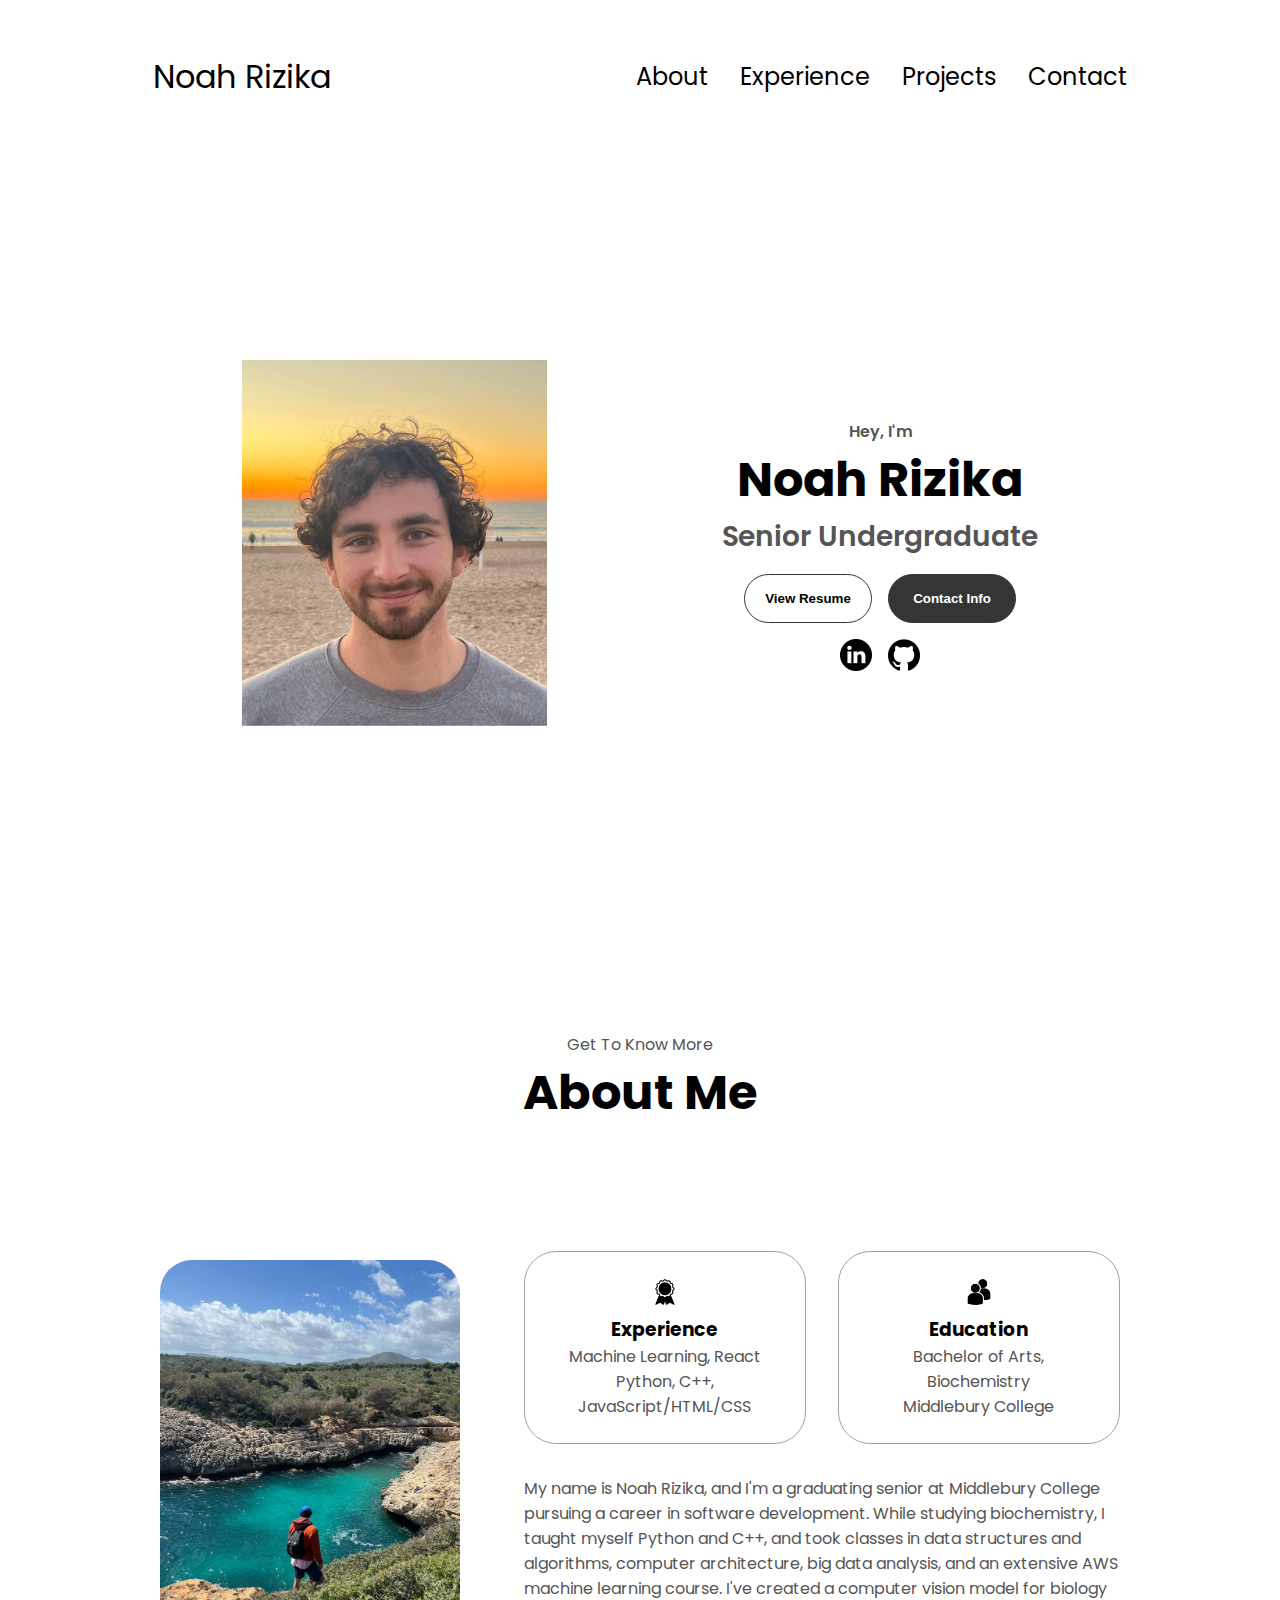
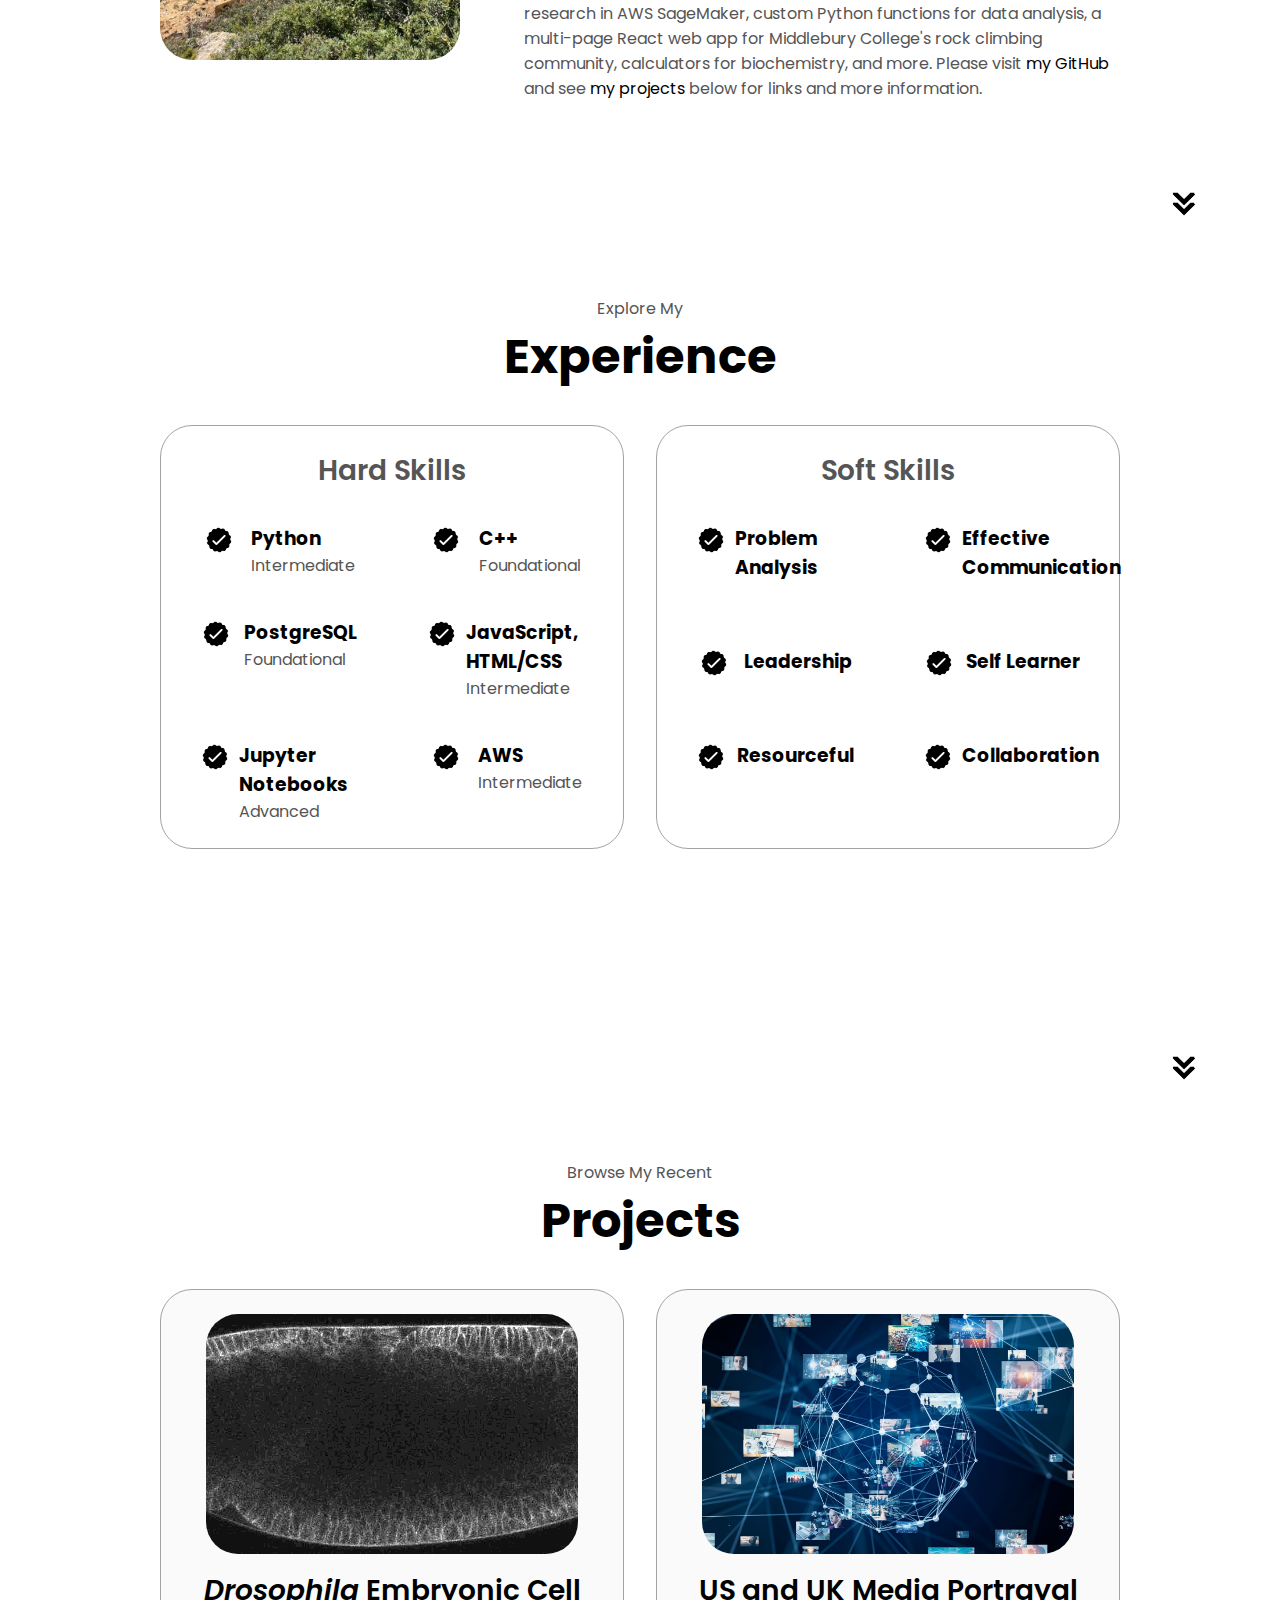
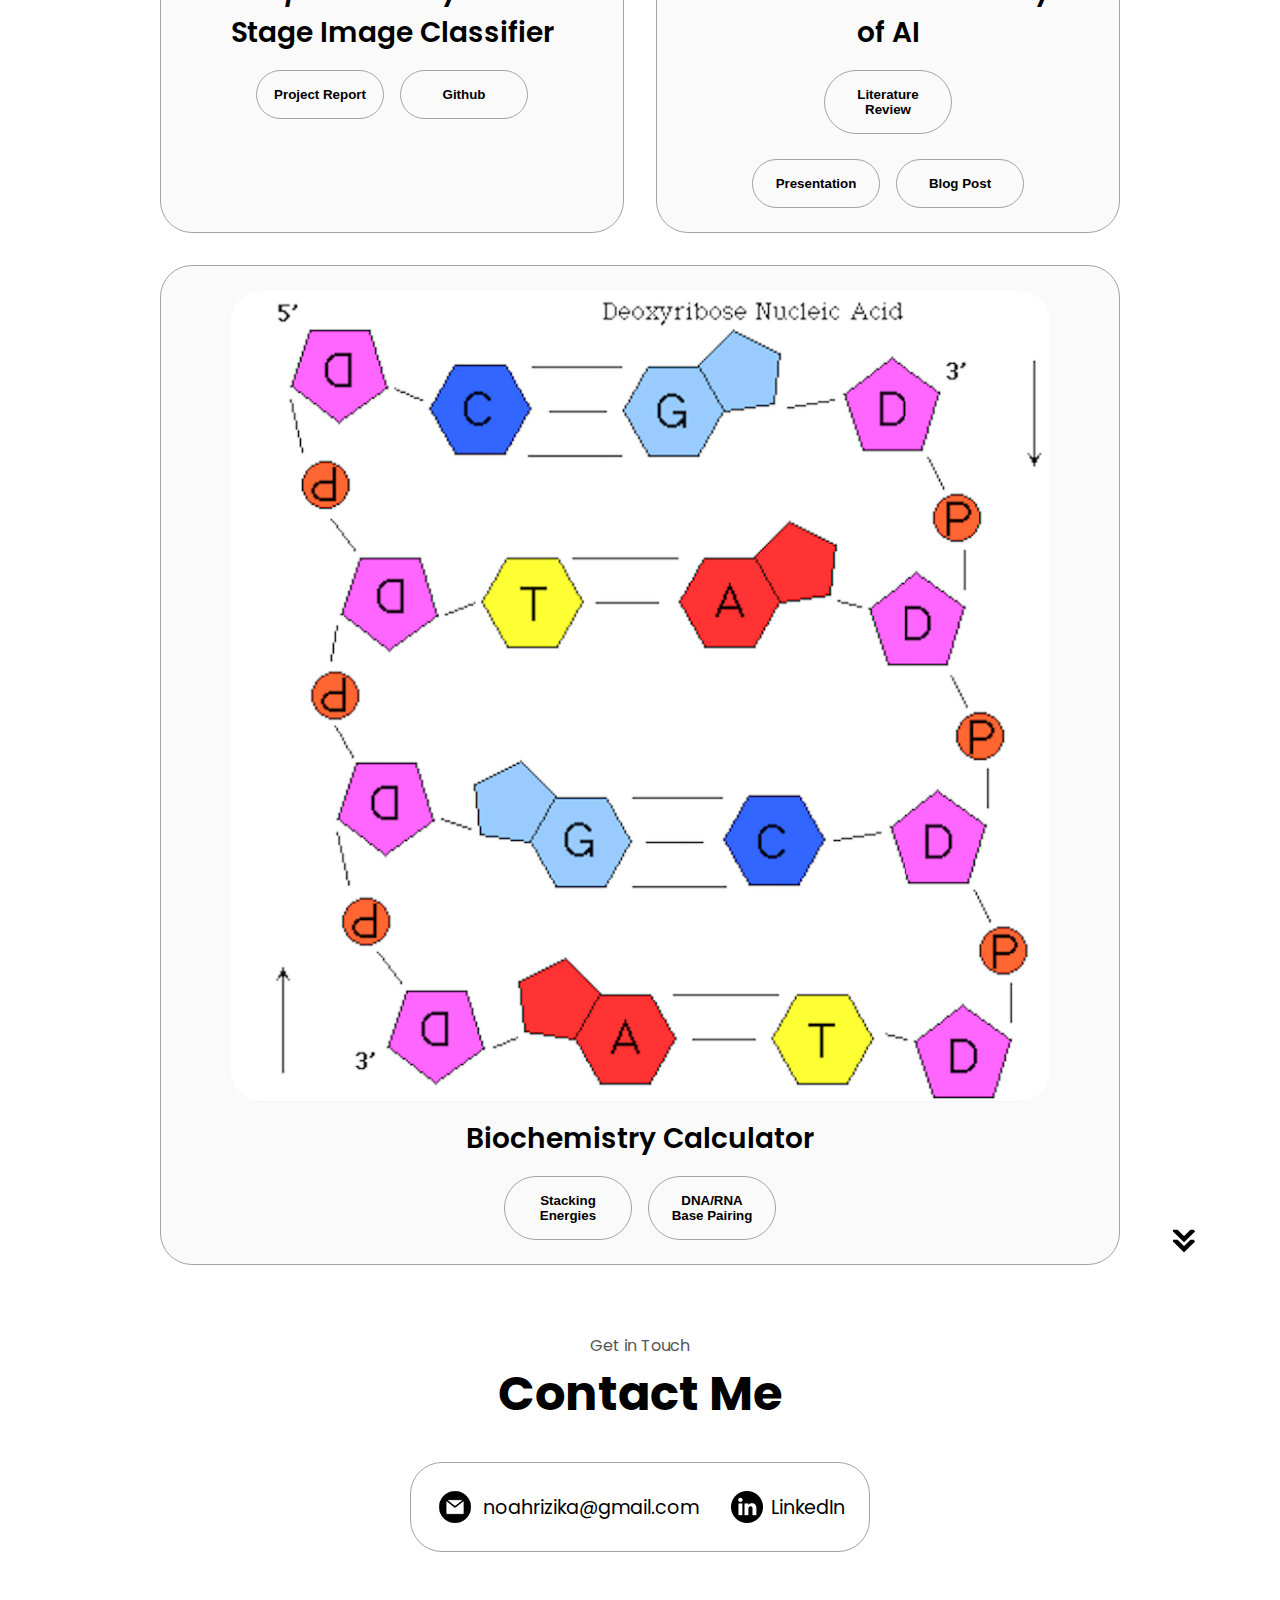
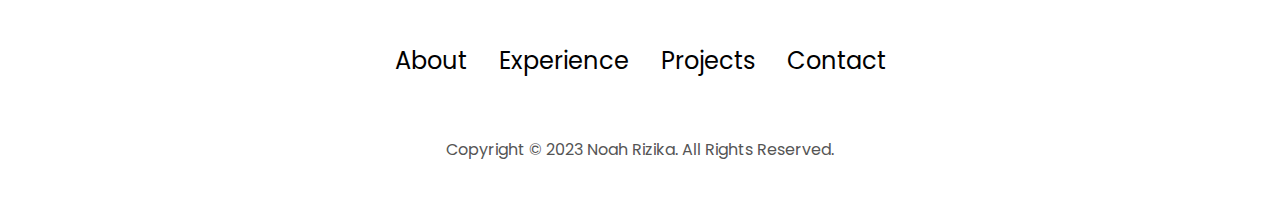
<file: index.html>
<!DOCTYPE html>
<html lang="en">
  <head>
    <meta charset="UTF-8" />
    <meta http-equiv="X-UA-Compatible" content="IE=edge" />
    <meta name="viewport" content="width=device-width, initial-scale=1.0" />
    <title>Noah Rizika | Portfolio</title>
    <link rel="stylesheet" href="style.css" />
    <link rel="stylesheet" href="mediaqueries.css" />
    <link rel="icon" href="assets/favicon.ico" />
  </head>
  <body>
    <nav id="desktop-nav">
      <div class="logo">Noah Rizika</div>
      <div>
        <ul class="nav-links">
          <li><a href="#about">About</a></li>
          <li><a href="#experience">Experience</a></li>
          <li><a href="#projects">Projects</a></li>
          <li><a href="#contact">Contact</a></li>
        </ul>
      </div>
    </nav>
    <nav id="hamburger-nav">
      <div class="logo">Noah Rizika</div>
      <div class="hamburger-menu">
        <div class="hamburger-icon" onclick="toggleMenu()">
          <span></span>
          <span></span>
          <span></span>
        </div>
        <div class="menu-links">
          <li><a href="#about" onclick="toggleMenu()">About</a></li>
          <li><a href="#experience" onclick="toggleMenu()">Experience</a></li>
          <li><a href="#projects" onclick="toggleMenu()">Projects</a></li>
          <li><a href="#contact" onclick="toggleMenu()">Contact</a></li>
        </div>
      </div>
    </nav>
    <section id="profile">
      <div class="section__pic-container">
        <img src="./assets/profile-pic.png" alt="Noah Rizika profile picture" />
      </div>
      <div class="section__text">
        <p class="section__text__p1">Hey, I'm</p>
        <h1 class="title">Noah Rizika</h1>
        <p class="section__text__p2">Senior Undergraduate</p>
        <div class="btn-container">
          <button
            class="btn btn-color-2"
            onclick="window.open('./assets/resume.pdf')"
          >
            View Resume
          </button>
          <button class="btn btn-color-1" onclick="location.href='./#contact'">
            Contact Info
          </button>
        </div>
        <div id="socials-container">
          <img
            src="./assets/linkedin.png"
            alt="My LinkedIn profile"
            class="icon"
            onclick="openLinkInNewTab('https://www.linkedin.com/in/noah-rizika/')"
          />
          <img
            src="./assets/github.png"
            alt="My Github profile"
            class="icon"
            onclick="openLinkInNewTab('https://github.com/noahrizika')"
          />
        </div>
      </div>
    </section>
    <section id="about">
      <p class="section__text__p1">Get To Know More</p>
      <h1 class="title">About Me</h1>
      <div class="section-container">
        <div class="section__pic-container">
          <img
            src="./assets/about-pic.png"
            alt="Profile picture"
            class="about-pic"
          />
        </div>
        <div class="about-details-container">
          <div class="about-containers">
            <div class="details-container">
              <img
                src="./assets/experience.png"
                alt="Experience icon"
                class="icon"
              />
              <h3>Experience</h3>
              <!-- <p>2+ yrs<br />Frontend Developer, C++</p> -->
              <p>Machine Learning, React<br>Python, C++, JavaScript/HTML/CSS</p>
            </div>
            <div class="details-container">
              <img
                src="./assets/education.png"
                alt="Education icon"
                class="icon"
              />
              <h3>Education</h3>
              <p>Bachelor of Arts, Biochemistry<br />Middlebury College</p>
            </div>
          </div>
          <div class="text-container">
            <p>
                My name is Noah Rizika, and I'm a graduating senior at Middlebury College pursuing a career in software development. While studying biochemistry, I taught myself Python and C++, and took classes in data structures and algorithms, computer architecture, big data analysis, and an extensive AWS machine learning course. I've created a computer vision model for biology research in AWS SageMaker, custom Python functions for data analysis, a multi-page React web app for Middlebury College's rock climbing community, calculators for biochemistry, and more. Please visit <a onclick="openLinkInNewTab('https://github.com/noahrizika')">my GitHub</a> and see <a href="#projects">my projects</a> below for links and more information.
            </p>
          </div>
        </div>
      </div>
      <img
        src="./assets/arrow.png"
        alt="Arrow icon"
        class="icon arrow"
        onclick="location.href='./#experience'"
      />
    </section>
    <section id="experience">
      <p class="section__text__p1">Explore My</p>
      <h1 class="title">Experience</h1>
      <div class="experience-details-container">
        <div class="about-containers">
          <div class="details-container">
            <h2 class="experience-sub-title">Hard Skills</h2>
            <div class="article-container">
              <article>
                <img
                  src="./assets/checkmark.png"
                  alt="Experience icon"
                  class="icon"
                />
                <div>
                  <h3>Python</h3>
                  <p>Intermediate</p>
                </div>
              </article>
              <article>
                <img
                  src="./assets/checkmark.png"
                  alt="Experience icon"
                  class="icon"
                />
                <div>
                  <h3>C++</h3>
                  <p>Foundational</p>
                </div>
              </article>
              <article>
                <img
                  src="./assets/checkmark.png"
                  alt="Experience icon"
                  class="icon"
                />
                <div>
                  <h3>PostgreSQL</h3>
                  <p>Foundational</p>
                </div>
              </article>
              <article>
                <img
                  src="./assets/checkmark.png"
                  alt="Experience icon"
                  class="icon"
                />
                <div>
                  <h3>JavaScript, HTML/CSS</h3>
                  <p>Intermediate</p>
                </div>
              </article>
              <article>
                <img
                  src="./assets/checkmark.png"
                  alt="Experience icon"
                  class="icon"
                />
                <div>
                  <h3>Jupyter Notebooks</h3>
                  <p>Advanced</p>
                </div>
              </article>
              <article>
                <img
                  src="./assets/checkmark.png"
                  alt="Experience icon"
                  class="icon"
                />
                <div>
                  <h3>AWS</h3>
                  <p>Intermediate</p>
                </div>
              </article>
            </div>
          </div>
          <div class="details-container">
            <h2 class="experience-sub-title">Soft Skills</h2>
            <div class="article-container">
              <article>
                <img
                  src="./assets/checkmark.png"
                  alt="Experience icon"
                  class="icon"
                />
                <div>
                  <h3>Problem Analysis</h3>
                  <br>
                </div>
              </article>
              <article>
                <img
                  src="./assets/checkmark.png"
                  alt="Experience icon"
                  class="icon"
                />
                <div>
                  <h3>Effective Communication</h3>
                  <br>
                </div>
              </article>
              <article>
                <img
                  src="./assets/checkmark.png"
                  alt="Experience icon"
                  class="icon"
                />
                <div>
                  <h3>Leadership</h3>
                  <br>
                </div>
              </article>
              <article>
                <img
                  src="./assets/checkmark.png"
                  alt="Experience icon"
                  class="icon"
                />
                <div>
                  <h3>Self Learner</h3>
                  <br>
                </div>
              </article>

              <article>
                <img
                  src="./assets/checkmark.png"
                  alt="Experience icon"
                  class="icon"
                />
                <div>
                  <h3>Resourceful</h3>
                  <br>
                </div>
              </article>
              <article>
                <img
                  src="./assets/checkmark.png"
                  alt="Experience icon"
                  class="icon"
                />
                <div>
                  <h3>Collaboration</h3>
                  <br>
                </div>
              </article>
            </div>
          </div>
        </div>
      </div>
      <img
        src="./assets/arrow.png"
        alt="Arrow icon"
        class="icon arrow"
        onclick="location.href='./#projects'"
      />
    </section>
    <section id="projects">
      <p class="section__text__p1">Browse My Recent</p>
      <h1 class="title">Projects</h1>
      <div class="experience-details-container">
        <div class="about-containers">
          <div class="details-container color-container">
            <div class="article-container">
              <img
                src="./assets/project-1-cell.png"
                alt="Project 1"
                class="project-img"
              />
            </div>
            <h2 class="experience-sub-title project-title"><i>Drosophila</i> Embryonic Cell Stage Image Classifier</h2>
            <div class="btn-container">
              <button
                class="btn btn-color-2 project-btn"
                onclick="window.open('./assets/project-report.pdf')"
              >
                Project Report
              </button>
              <button
              class="btn btn-color-2 project-btn"
              onclick="openLinkInNewTab('https://github.com/noahrizika/cell-stage-classifier')"
            >
              Github
            </button>
            </div>
          </div>
          <div class="details-container color-container">
            <div class="article-container">
              <img
                src="./assets/project-2-ai.png"
                alt="Project 2"
                class="project-img"
              />
            </div>
            <h2 class="experience-sub-title project-title">US and UK Media Portrayal of AI</h2>
            <div class="btn-container">
              <button
                class="btn btn-color-2 project-btn"
                onclick="window.open('./assets/Artificial-Intelligence-Literature-Review.pdf')"
              >
                Literature Review
              </button>
            </div>
            <br>
            <div class="btn-container">
                <button
                class="btn btn-color-2 project-btn"
                onclick="window.open('./assets/Artificial-Intelligence-Presentation.pdf')"
              >
                Presentation
              </button>
              <button
                class="btn btn-color-2 project-btn"
                onclick="window.open('./assets/Artificial-Intelligence-Blog-Post.pdf')"
              >
                Blog Post
              </button>
            </div>
          </div>
          <div class="details-container color-container">
            <div class="article-container">
              <img
                src="./assets/project-3-biochem.png"
                alt="Project 3"
                class="project-img"
              />
            </div>
            <h2 class="experience-sub-title project-title">Biochemistry Calculator</h2>
            <div class="btn-container">
              <button
                class="btn btn-color-2 project-btn"
                onclick="location.href='biochemistry_calculator.html'"
              >
                Stacking Energies
              </button>
              <button
                class="btn btn-color-2 project-btn"
                onclick="location.href='biochemistry_calculator.html'"
              >
                DNA/RNA Base Pairing
              </button>
            </div>
          </div>
        </div>
      </div>
      <img
        src="./assets/arrow.png"
        alt="Arrow icon"
        class="icon arrow"
        onclick="location.href='./#contact'"
      />
    </section>
    <section id="contact">
      <p class="section__text__p1">Get in Touch</p>
      <h1 class="title">Contact Me</h1>
      <div class="contact-info-upper-container">
        <div class="contact-info-container">
          <img
            src="./assets/email.png"
            alt="Email icon"
            class="icon contact-icon email-icon"
          />
          <p><a href="mailto:noahrizika@gmail.com">noahrizika@gmail.com</a></p>
        </div>
        <div class="contact-info-container">
          <img
            src="./assets/linkedin.png"
            alt="LinkedIn icon"
            class="icon contact-icon"
          />
          <p><a href="https://www.linkedin.com/in/noah-rizika/">LinkedIn</a></p>
        </div>
      </div>
    </section>
    <footer>
      <nav>
        <div class="nav-links-container">
          <ul class="nav-links">
            <li><a href="#about">About</a></li>
            <li><a href="#experience">Experience</a></li>
            <li><a href="#projects">Projects</a></li>
            <li><a href="#contact">Contact</a></li>
          </ul>
        </div>
      </nav>
      <p>Copyright &#169; 2023 Noah Rizika. All Rights Reserved.</p>
    </footer>
    <script src="script.js"></script>
  </body>
</html>
</file>
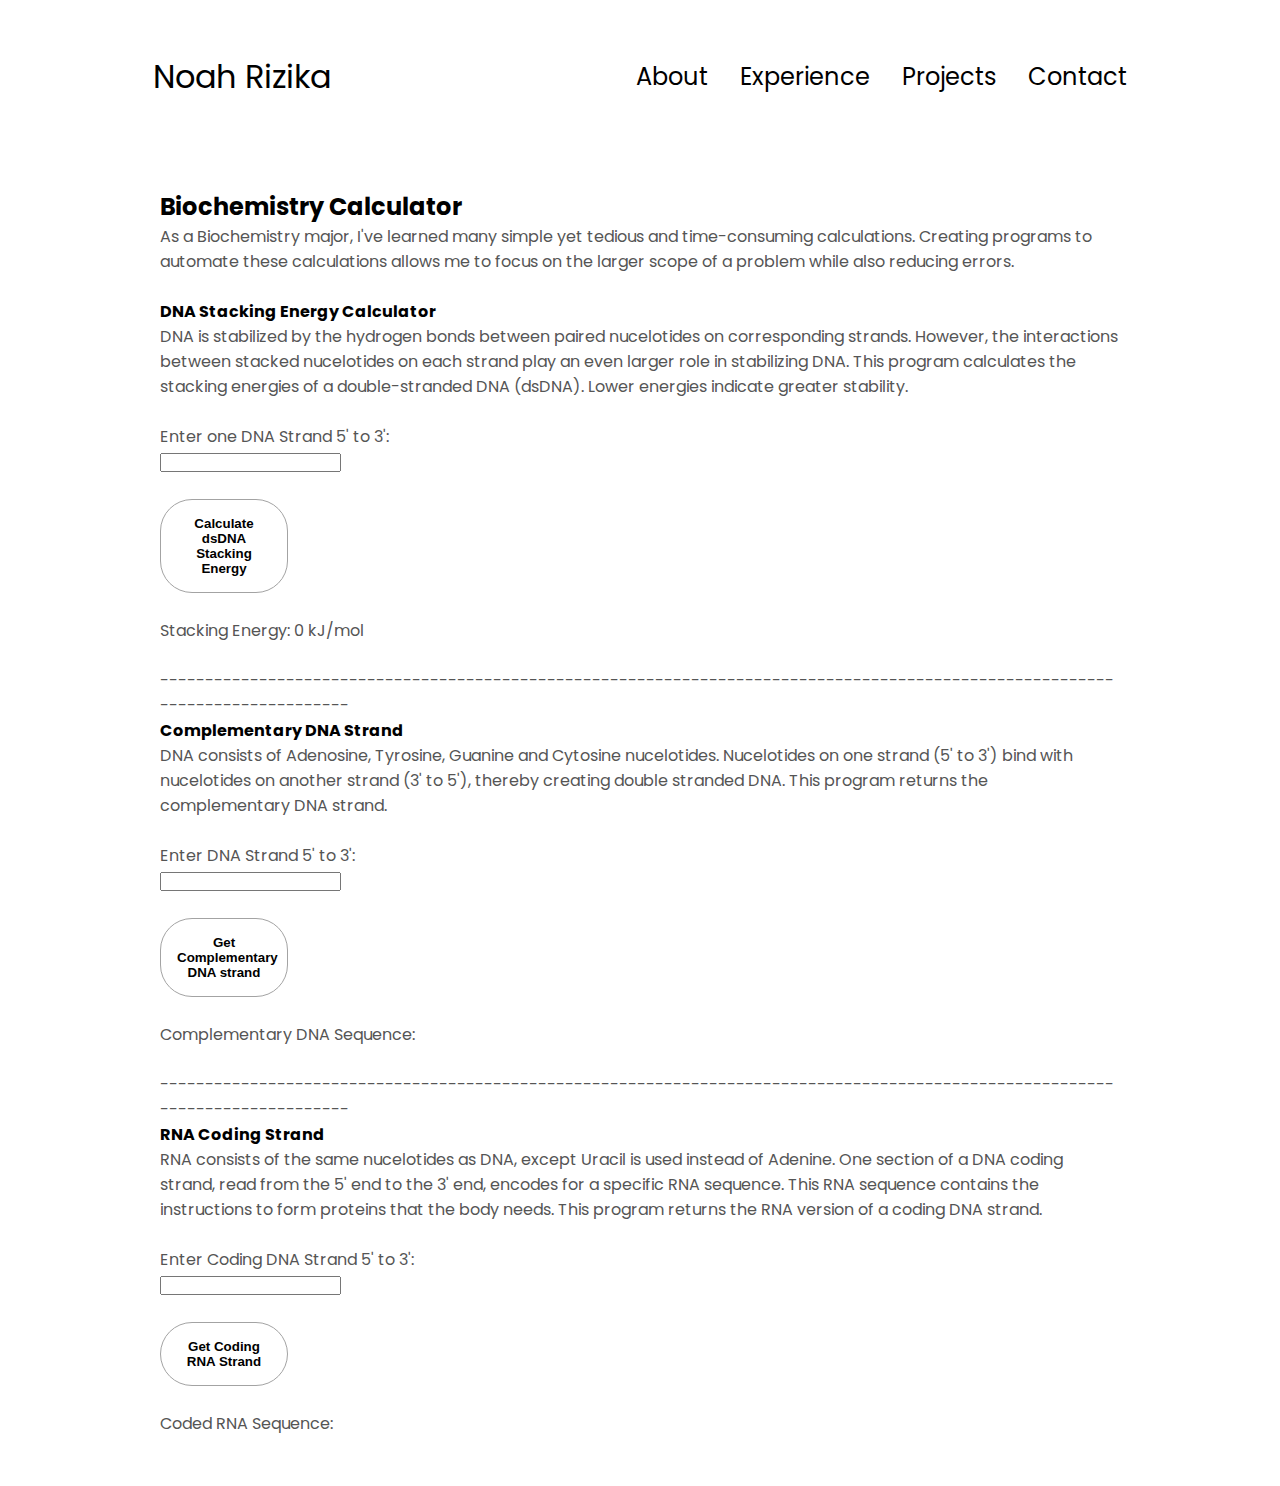
<file: biochemistry_calculator.html>
<!DOCTYPE html>
<html lang="en">
  <head>
    <meta charset="UTF-8" />
    <meta http-equiv="X-UA-Compatible" content="IE=edge" />
    <meta name="viewport" content="width=device-width, initial-scale=1.0" />
    <title>My Portfolio</title>
    <link rel="stylesheet" href="style.css" />
    <link rel="stylesheet" href="mediaqueries.css" />
    <script type="text/javascript" src="biochemistry_calculator.js"></script>
  </head>
  <body>
    <nav id="desktop-nav">
      <div class="logo">Noah Rizika</div>
      <div>
        <ul class="nav-links">
          <li><a href="index.html#about">About</a></li>
          <li><a href="index.html#experience">Experience</a></li>
          <li><a href="index.html#projects">Projects</a></li>
          <li><a href="index.html#contact">Contact</a></li>
        </ul>
      </div>
    </nav>
    <nav id="hamburger-nav">
      <div class="logo">Noah Rizika</div>
      <div class="hamburger-menu">
        <div class="hamburger-icon" onclick="toggleMenu()">
          <span></span>
          <span></span>
          <span></span>
        </div>
        <div class="menu-links">
          <li><a href="#about" onclick="toggleMenu()">About</a></li>
          <li><a href="#experience" onclick="toggleMenu()">Experience</a></li>
          <li><a href="#projects" onclick="toggleMenu()">Projects</a></li>
          <li><a href="#contact" onclick="toggleMenu()">Contact</a></li>
        </div>
      </div>
    </nav>
<section>
    <h2>Biochemistry Calculator</h2>
    <div id="projects_overview">
        <p>As a Biochemistry major, I've learned many simple yet tedious and time-consuming calculations. Creating
            programs to automate these calculations allows me to focus on the larger scope of a problem while also
            reducing errors.</p><br>

        <h4>DNA Stacking Energy Calculator</h4>
        <div>
        <p>DNA is stabilized by the hydrogen bonds between paired nucelotides on corresponding strands. However, the
            interactions between stacked nucelotides on each strand play an even larger role in stabilizing DNA. This
            program calculates the stacking energies of a double-stranded DNA (dsDNA). Lower energies indicate greater
            stability.</p>
        </div>
            <br>
        <p id="stacking_energy_instructions">Enter one DNA Strand 5' to 3':</p>
        <input type="text" id="dna_strand_energy" style="text-transform: uppercase" name="dna_strand_energy"><br><br>
        <div>
            <button
              class="btn btn-color-2 project-btn"
              onclick="calc_stacking_energies()"
              >
              Calculate dsDNA Stacking Energy
            </button>
        </div>
        <br>
        <p id="stacking_energy_output">Stacking Energy: 0 kJ/mol</p>
        <br>

        <p>-------------------------------------------------------------------------------------------------------------------------------</p>
        <h4>Complementary DNA Strand</h4>
        <div>
        <p>DNA consists of Adenosine, Tyrosine, Guanine and Cytosine nucelotides. Nucelotides on one strand (5' to 3') bind with nucelotides 
            on another strand (3' to 5'), thereby creating double stranded DNA. This program returns the complementary DNA strand.</p>
        </div>
            <br>
        <p id="dna_bp_instructions">Enter DNA Strand 5' to 3':</p>
        <input type="text" id="dna_strand_bp" style="text-transform: uppercase" name="dna_strand_bp"><br><br>
        <div>
            <button
              class="btn btn-color-2 project-btn"
              onclick="get_complementary_dna()"
              >Get Complementary DNA strand
            </button>
        </div>
        <br>
        <p id="dna_complementary_output">Complementary DNA Sequence: </p>
        <br>

        <p>-------------------------------------------------------------------------------------------------------------------------------</p>
        <h4>RNA Coding Strand</h4>
        <div>
        <p>RNA consists of the same nucelotides as DNA, except Uracil is used instead of Adenine. One section of a DNA coding strand, read 
            from the 5' end to the 3' end, encodes for a specific RNA sequence. This RNA sequence contains the instructions to form proteins 
            that the body needs. This program returns the RNA version of a coding DNA strand.</p>
        </div>
            <br>
        <p id="rna_instructions">Enter Coding DNA Strand 5' to 3':</p>
        <input type="text" id="rna_strand" style="text-transform: uppercase" name="rna_strand"><br><br>
        <div>
            <button
              class="btn btn-color-2 project-btn"
              onclick="get_coded_rna()"
              >Get Coding RNA Strand
            </button>
        </div>
        <br>
        <p id="rna_output">Coded RNA Sequence: </p>
        <p></p>
        <br><br>
    </div>
</section>
</body>

</html>
</file>
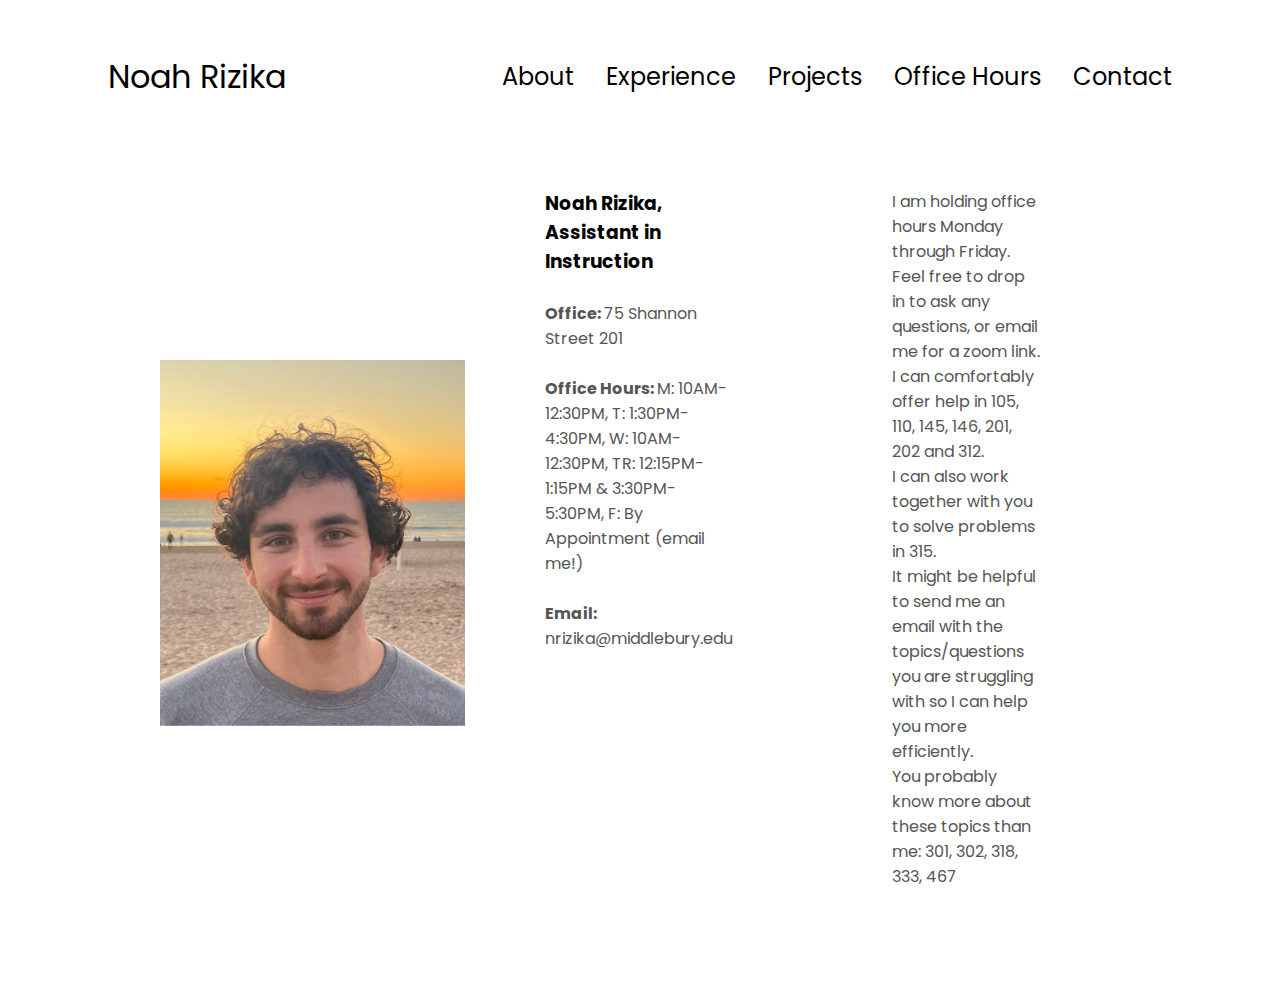
<file: office-hours.html>
<html lang="en">
  <head>
    <meta charset="UTF-8" />
    <meta http-equiv="X-UA-Compatible" content="IE=edge" />
    <meta name="viewport" content="width=device-width, initial-scale=1.0" />
    <title>Noah Rizika | Office Hours</title>
    <link rel="stylesheet" href="office-hours-style.css" />
    <link rel="stylesheet" href="style.css" />
    <link rel="stylesheet" href="mediaqueries.css" />
    <link rel="icon" href="assets/favicon.ico" />
  </head>
  <body>
    <nav id="desktop-nav">
      <div class="logo">Noah Rizika</div>
      <div>
        <ul class="nav-links">
          <li><a href="./index.html#about">About</a></li>
          <li><a href="./index.html#experience">Experience</a></li>
          <li><a href="./index.html#projects">Projects</a></li>
          <li>
            <a href="#office-hours" onclick="location.href='office-hours.html'"
              >Office Hours</a
            >
          </li>
          <li><a href="./index.html#contact">Contact</a></li>
        </ul>
      </div>
    </nav>
    <nav id="hamburger-nav">
      <div class="logo">Noah Rizika</div>
      <div class="hamburger-menu">
        <div class="hamburger-icon" onclick="toggleMenu()">
          <span></span>
          <span></span>
          <span></span>
        </div>
        <div class="menu-links">
          <li><a href="./index.html#about" onclick="toggleMenu()">About</a></li>
          <li><a href="./index.html#experience" onclick="toggleMenu()">Experience</a></li>
          <li><a href="./index.html#projects" onclick="toggleMenu()">Projects</a></li>
          <li>
            <a onclick="location.href='office-hours.html'"
              >Office Hours</a
            >
          </li>
          <li><a href="./index.html#contact" onclick="toggleMenu()">Contact</a></li>
        </div>
      </div>
    </nav>
    <section id="profile">
      <div class="section__pic-container">
        <img src="./assets/profile-pic.png" alt="Noah Rizika profile picture" />
      </div>
      <div class="section__text__ohabout">
        <h3 class="section__text__p2oh">Noah Rizika, Assistant in Instruction</h1>
        <br>
        <p class="section__text__p1oh"><strong>Office: </strong> 75 Shannon Street 201</p>
        <br>
        <p class="section__text__p1oh"><strong>Office Hours: </strong>M: 10AM-12:30PM, T: 1:30PM-4:30PM, W: 10AM-12:30PM, TR: 12:15PM-1:15PM & 3:30PM-5:30PM, F: By Appointment (email me!)</p>
        <br>
        <p class="section__text__p1oh"><strong>Email: </strong>nrizika@middlebury.edu</p>
      </div>
      <br>
      <div class="section__text__ohabout">
        <p>
          I am holding office hours Monday through Friday. Feel
          free to drop in to ask any questions, or email me for a zoom link.
        </p>
        <p>I can comfortably offer help in 105, 110, 145, 146, 201, 202 and 312.</p>
        <p>I can also work together with you to solve problems in 315.</p>
        <p>
          It might be helpful to send me an email with the topics/questions you
          are struggling with so I can help you more efficiently.
        </p>
        <p>
          You probably know more about these topics than me: 301, 302, 318, 333, 467
        </p>
      </div>
      <br><br>
    </section>
    <script src="script.js"></script>
  </body>
</html>
</file>
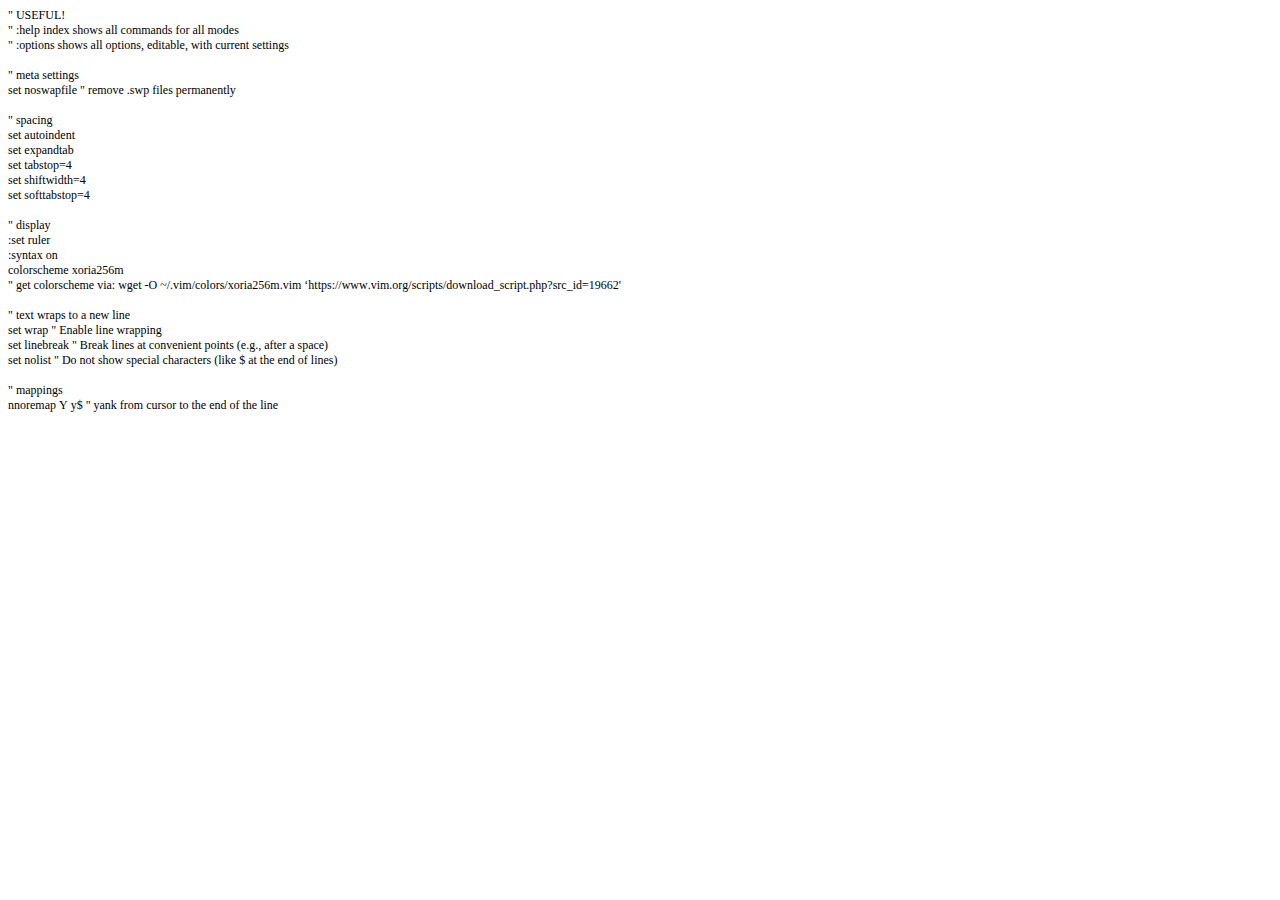
<file: vimrc.html>
<!DOCTYPE html PUBLIC "-//W3C//DTD HTML 4.01//EN" "http://www.w3.org/TR/html4/strict.dtd">
<html>
<head>
  <meta http-equiv="Content-Type" content="text/html; charset=utf-8">
  <meta http-equiv="Content-Style-Type" content="text/css">
  <title></title>
  <meta name="Generator" content="Cocoa HTML Writer">
  <meta name="CocoaVersion" content="2113.6">
  <style type="text/css">
    p.p1 {margin: 0.0px 0.0px 0.0px 0.0px; font: 12.0px Times; color: #000000; -webkit-text-stroke: #000000}
    p.p2 {margin: 0.0px 0.0px 0.0px 0.0px; font: 12.0px Times; color: #000000; -webkit-text-stroke: #000000; min-height: 14.0px}
    span.s1 {font-kerning: none}
  </style>
</head>
<body>
<p class="p1"><span class="s1">" USEFUL!</span></p>
<p class="p1"><span class="s1">" :help index shows all commands for all modes</span></p>
<p class="p1"><span class="s1">" :options shows all options, editable, with current settings</span></p>
<p class="p2"><span class="s1"></span><br></p>
<p class="p1"><span class="s1">" meta settings</span></p>
<p class="p1"><span class="s1">set noswapfile " remove .swp files permanently</span></p>
<p class="p2"><span class="s1"></span><br></p>
<p class="p1"><span class="s1">" spacing</span></p>
<p class="p1"><span class="s1">set autoindent</span></p>
<p class="p1"><span class="s1">set expandtab</span></p>
<p class="p1"><span class="s1">set tabstop=4</span></p>
<p class="p1"><span class="s1">set shiftwidth=4</span></p>
<p class="p1"><span class="s1">set softtabstop=4</span></p>
<p class="p2"><span class="s1"></span><br></p>
<p class="p1"><span class="s1">" display</span></p>
<p class="p1"><span class="s1">:set ruler</span></p>
<p class="p1"><span class="s1">:syntax on</span></p>
<p class="p1"><span class="s1">colorscheme xoria256m</span></p>
<p class="p1"><span class="s1">" get colorscheme via: wget -O ~/.vim/colors/xoria256m.vim ‘https://www.vim.org/scripts/download_script.php?src_id=19662'</span></p>
<p class="p2"><span class="s1"></span><br></p>
<p class="p1"><span class="s1">" text wraps to a new line</span></p>
<p class="p1"><span class="s1">set wrap " Enable line wrapping</span></p>
<p class="p1"><span class="s1">set linebreak " Break lines at convenient points (e.g., after a space)</span></p>
<p class="p1"><span class="s1">set nolist " Do not show special characters (like $ at the end of lines)</span></p>
<p class="p2"><span class="s1"></span><br></p>
<p class="p1"><span class="s1">" mappings</span></p>
<p class="p1"><span class="s1">nnoremap Y y$ " yank from cursor to the end of the line</span></p>
</body>
</html>
</file>
<file: style.css>
/* GENERAL */

@import url("https://fonts.googleapis.com/css2?family=Poppins:wght@300;400;500;600&display=swap");

* {
  margin: 0;
  padding: 0;
}

body {
  font-family: "Poppins", sans-serif;
}

html {
  scroll-behavior: smooth;
}

p {
  color: rgb(85, 85, 85);
}

/* TRANSITION */

a,
.btn {
  transition: all 300ms ease;
}

/* DESKTOP NAV */

nav,
.nav-links {
  display: flex;
}

nav {
  justify-content: space-around;
  align-items: center;
  height: 17vh;
}

.nav-links {
  gap: 2rem;
  list-style: none;
  font-size: 1.5rem;
}

a {
  color: black;
  text-decoration: none;
  text-decoration-color: white;
}

a:hover {
  color: grey;
  text-decoration: underline;
  text-underline-offset: 1rem;
  text-decoration-color: rgb(181, 181, 181);
}

.logo {
  font-size: 2rem;
}

.logo:hover {
  cursor: default;
}

/* HAMBURGER MENU */

#hamburger-nav {
  display: none;
}

.hamburger-menu {
  position: relative;
  display: inline-block;
}

.hamburger-icon {
  display: flex;
  flex-direction: column;
  justify-content: space-between;
  height: 24px;
  width: 30px;
  cursor: pointer;
}

.hamburger-icon span {
  width: 100%;
  height: 2px;
  background-color: black;
  transition: all 0.3 ease-in-out;
}

.menu-links {
  position: absolute;
  top: 100%;
  right: 0;
  background-color: white;
  width: fit-content;
  max-height: 0;
  overflow: hidden;
  transition: all 0.3 ease-in-out;
}

.menu-links a {
  display: block;
  padding: 10px;
  text-align: center;
  font-size: 1.5rem;
  color: black;
  text-decoration: none;
  transition: all 0.3 ease-in-out;
}

.menu-links li {
  list-style: none;
}

.menu-links.open {
  max-height: 300px;
}

.hamburger-icon.open span:first-child {
  transform: rotate(45deg) translate(10px, 5px);
}

.hamburger-icon.open span:nth-child(2) {
  opacity: 0;
}

.hamburger-icon.open span:last-child {
  transform: rotate(-45deg) translate(10px, -5px);
}

.hamburger-icon span:first-child {
  transform: none;
}

.hamburger-icon span:first-child {
  opacity: 1;
}

.hamburger-icon span:first-child {
  transform: none;
}

/* SECTIONS */

section {
  padding-top: 4vh;
  height: 96vh;
  margin: 0 10rem;
  box-sizing: border-box;
  min-height: fit-content;
}

.section-container {
  display: flex;
}

/* PROFILE SECTION */

#profile {
  display: flex;
  justify-content: center;
  gap: 5rem;
  height: 80vh;
}

.section__pic-container {
  display: flex;
  height: 400px;
  width: 400px;
  margin: auto 0;
}

.section__text {
  align-self: center;
  text-align: center;
}

.section__text p {
  font-weight: 600;
}

.section__text__p1 {
  text-align: center;
}

.section__text__p2 {
  font-size: 1.75rem;
  margin-bottom: 1rem;
}

.title {
  font-size: 3rem;
  text-align: center;
}

#socials-container {
  display: flex;
  justify-content: center;
  margin-top: 1rem;
  gap: 1rem;
}

/* ICONS */

.icon {
  cursor: pointer;
  height: 2rem;
}

/* BUTTONS */

.btn-container {
  display: flex;
  justify-content: center;
  gap: 1rem;
}

.btn {
  font-weight: 600;
  transition: all 300ms ease;
  padding: 1rem;
  width: 8rem;
  border-radius: 2rem;
}

.btn-color-1,
.btn-color-2 {
  border: rgb(53, 53, 53) 0.1rem solid;
}

.btn-color-1:hover,
.btn-color-2:hover {
  cursor: pointer;
}

.btn-color-1,
.btn-color-2:hover {
  background: rgb(53, 53, 53);
  color: white;
}

.btn-color-1:hover {
  background: rgb(0, 0, 0);
}

.btn-color-2 {
  background: none;
}

.btn-color-2:hover {
  border: rgb(255, 255, 255) 0.1rem solid;
}

.btn-container {
  gap: 1rem;
}

/* ABOUT SECTION */

#about {
  position: relative;
}

.about-containers {
  gap: 2rem;
  margin-bottom: 2rem;
  margin-top: 2rem;
}

.about-details-container {
  justify-content: center;
  flex-direction: column;
}

.about-containers,
.about-details-container {
  display: flex;
}

.about-pic {
  border-radius: 2rem;
}

.arrow {
  position: absolute;
  right: -5rem;
  bottom: 2.5rem;
}

.details-container {
  padding: 1.5rem;
  flex: 1;
  background: white;
  border-radius: 2rem;
  border: rgb(53, 53, 53) 0.1rem solid;
  border-color: rgb(163, 163, 163);
  text-align: center;
}

.section-container {
  gap: 4rem;
  height: 80%;
}

.section__pic-container {
  height: 400px;
  width: 400px;
  margin: auto 0;
}

/* EXPERIENCE SECTION */

#experience {
  position: relative;
}

.experience-sub-title {
  color: rgb(85, 85, 85);
  font-weight: 600;
  font-size: 1.75rem;
  margin-bottom: 2rem;
}

.experience-details-container {
  display: flex;
  justify-content: center;
  flex-direction: column;
}

.article-container {
  display: flex;
  text-align: initial;
  flex-wrap: wrap;
  flex-direction: row;
  gap: 2.5rem;
  justify-content: space-around;
}

article {
  display: flex;
  width: 10rem;
  justify-content: space-around;
  gap: 0.5rem;
}

article .icon {
  cursor: default;
}

/* PROJECTS SECTION */

#projects {
  position: relative;
}

.color-container {
  border-color: rgb(163, 163, 163);
  background: rgb(250, 250, 250);
}

.project-img {
  border-radius: 2rem;
  width: 90%;
  height: 90%;
}

.project-title {
  margin: 1rem;
  color: black;
}

.project-btn {
  color: black;
  border-color: rgb(163, 163, 163);
}

/* CONTACT */

#contact {
  display: flex;
  justify-content: center;
  flex-direction: column;
  height: 70vh;
}

.contact-info-upper-container {
  display: flex;
  justify-content: center;
  border-radius: 2rem;
  border: rgb(53, 53, 53) 0.1rem solid;
  border-color: rgb(163, 163, 163);
  background: (250, 250, 250);
  margin: 2rem auto;
  padding: 0.5rem;
}

.contact-info-container {
  display: flex;
  align-items: center;
  justify-content: center;
  gap: 0.5rem;
  margin: 1rem;
}

.contact-info-container p {
  font-size: larger;
}

.contact-icon {
  cursor: default;
}

.email-icon {
  height: 2.5rem;
}

/* FOOTER SECTION */

footer {
  height: 26vh;
  margin: 0 1rem;
}

footer p {
  text-align: center;
}
</file>
<file: mediaqueries.css>
@media screen and (max-width: 1400px) {
    #profile {
      height: 83vh;
      margin-bottom: 6rem;
    }
    .about-containers {
      flex-wrap: wrap;
    }
    #contact,
    #projects {
      height: fit-content;
    }
  }
  
  @media screen and (max-width: 1200px) {
    #desktop-nav {
      display: none;
    }
    #hamburger-nav {
      display: flex;
    }
    #experience,
    .experience-details-container {
      margin-top: 2rem;
    }
    #profile,
    .section-container {
      display: block;
    }
    .arrow {
      display: none;
    }
    section,
    .section-container {
      height: fit-content;
    }
    section {
      margin: 0 5%;
    }
    .section__pic-container {
      width: 275px;
      height: 275px;
      margin: 0 auto 2rem;
    }
    .about-containers {
      margin-top: 0;
    }
  }
  
  @media screen and (max-width: 600px) {
    #contact,
    footer {
      height: 40vh;
    }
    #profile {
      height: 83vh;
      margin-bottom: 0;
    }
    article {
      font-size: 1rem;
    }
    footer nav {
      height: fit-content;
      margin-bottom: 2rem;
    }
    .about-containers,
    .contact-info-upper-container,
    .btn-container {
      flex-wrap: wrap;
    }
    .contact-info-container {
      margin: 0;
    }
    .contact-info-container p,
    .nav-links li a {
      font-size: 1rem;
    }
    .experience-sub-title {
      font-size: 1.25rem;
    }
    .logo {
      font-size: 1.5rem;
    }
    .nav-links {
      flex-direction: column;
      gap: 0.5rem;
      text-align: center;
    }
    .section__pic-container {
      width: auto;
      height: 46vw;
      justify-content: center;
    }
    .section__text__p2 {
      font-size: 1.25rem;
    }
    .title {
      font-size: 2rem;
    }
    .text-container {
      text-align: justify;
    }
  }
</file>
<file: office-hours-style.css>
#office-hours-table {
    margin: 20px;
    font-family: Arial, sans-serif;
    color: #333;
}

#office-hours-table table {
    width: 100%;
    border-collapse: collapse;
    text-align: center;
    margin: 0 auto;
}

#office-hours-table caption {
    font-size: 1.5em;
    font-weight: bold;
    margin-top: 20px;
    margin-bottom: 20px;
    color: #444;
}

#office-hours-table th {
    padding: 10px;
    /* background-color: #f2f2f2; */
    border: 1px solid #ddd;
}

#office-hours-table tr:nth-child(even) {
    background-color: #fff;
}

#office-hours-table tr:nth-child(odd) {
    background-color: #f9f9f9;
}
</file>
